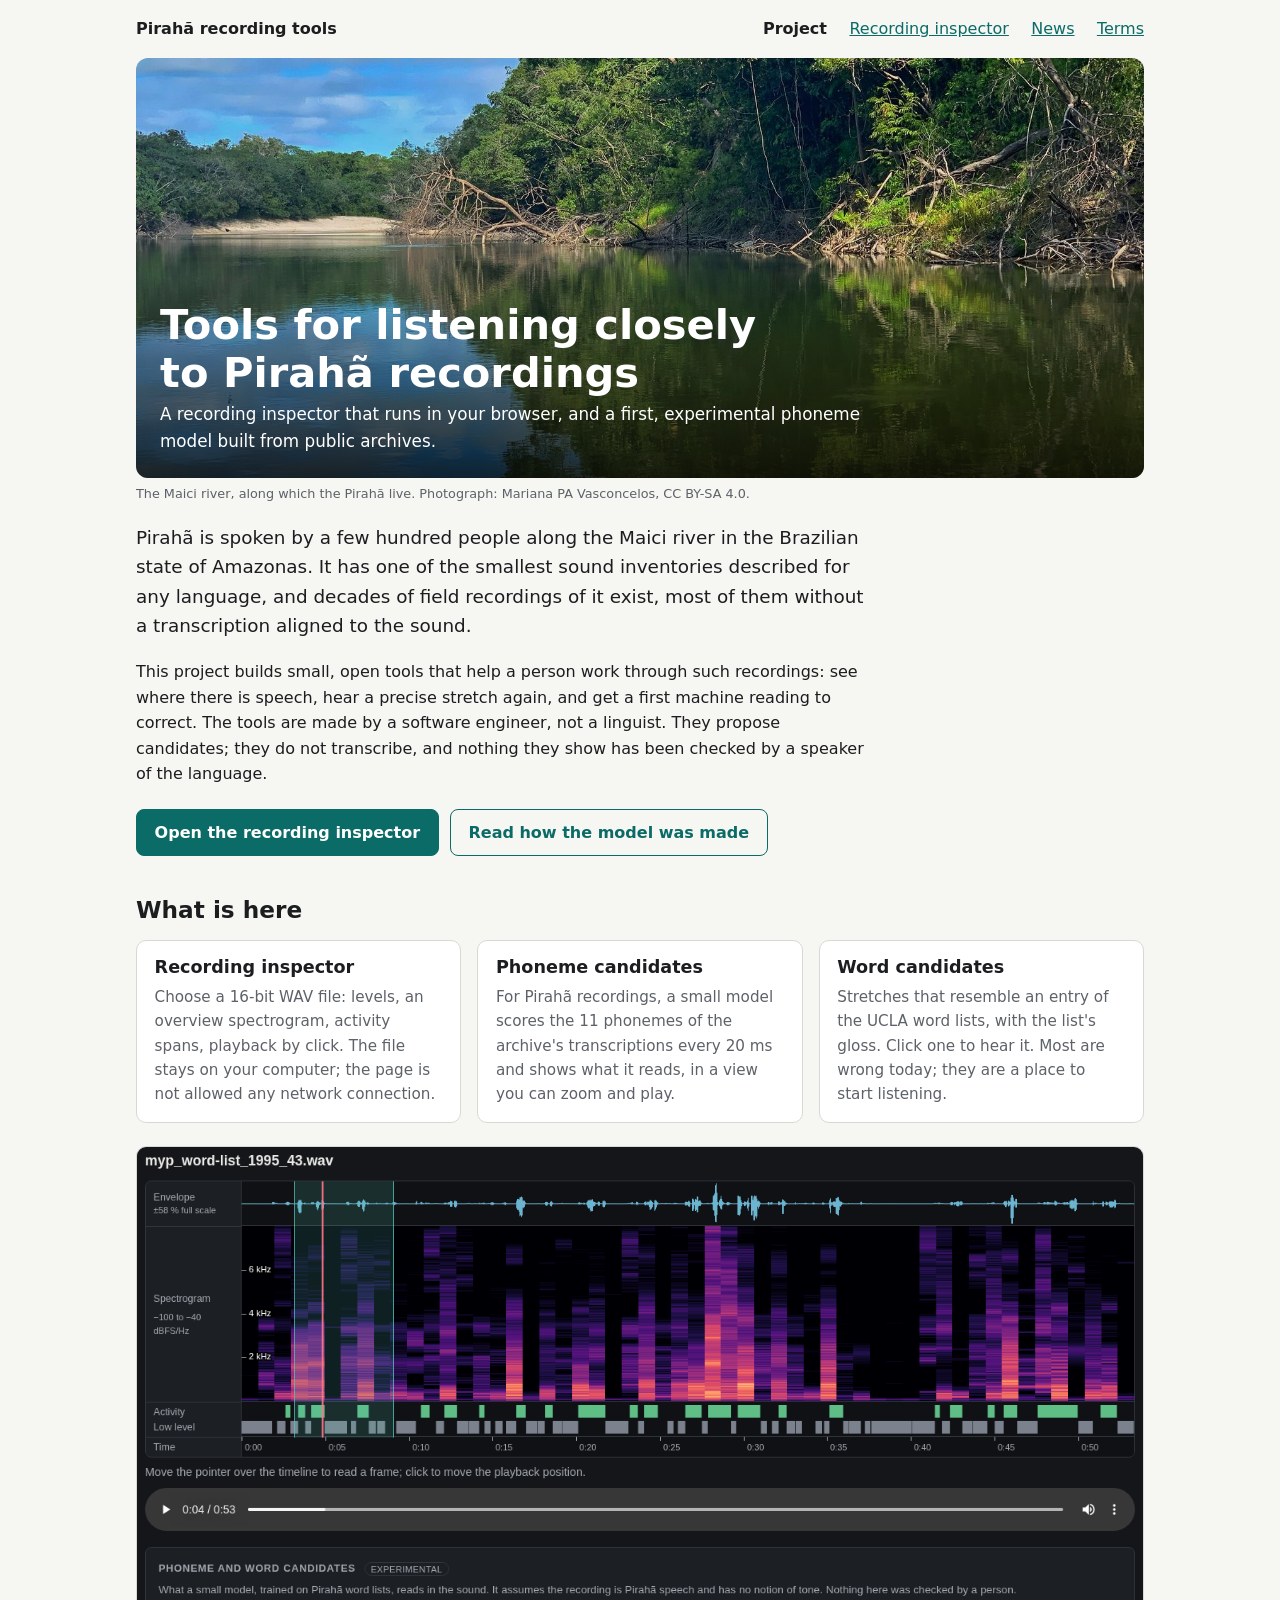
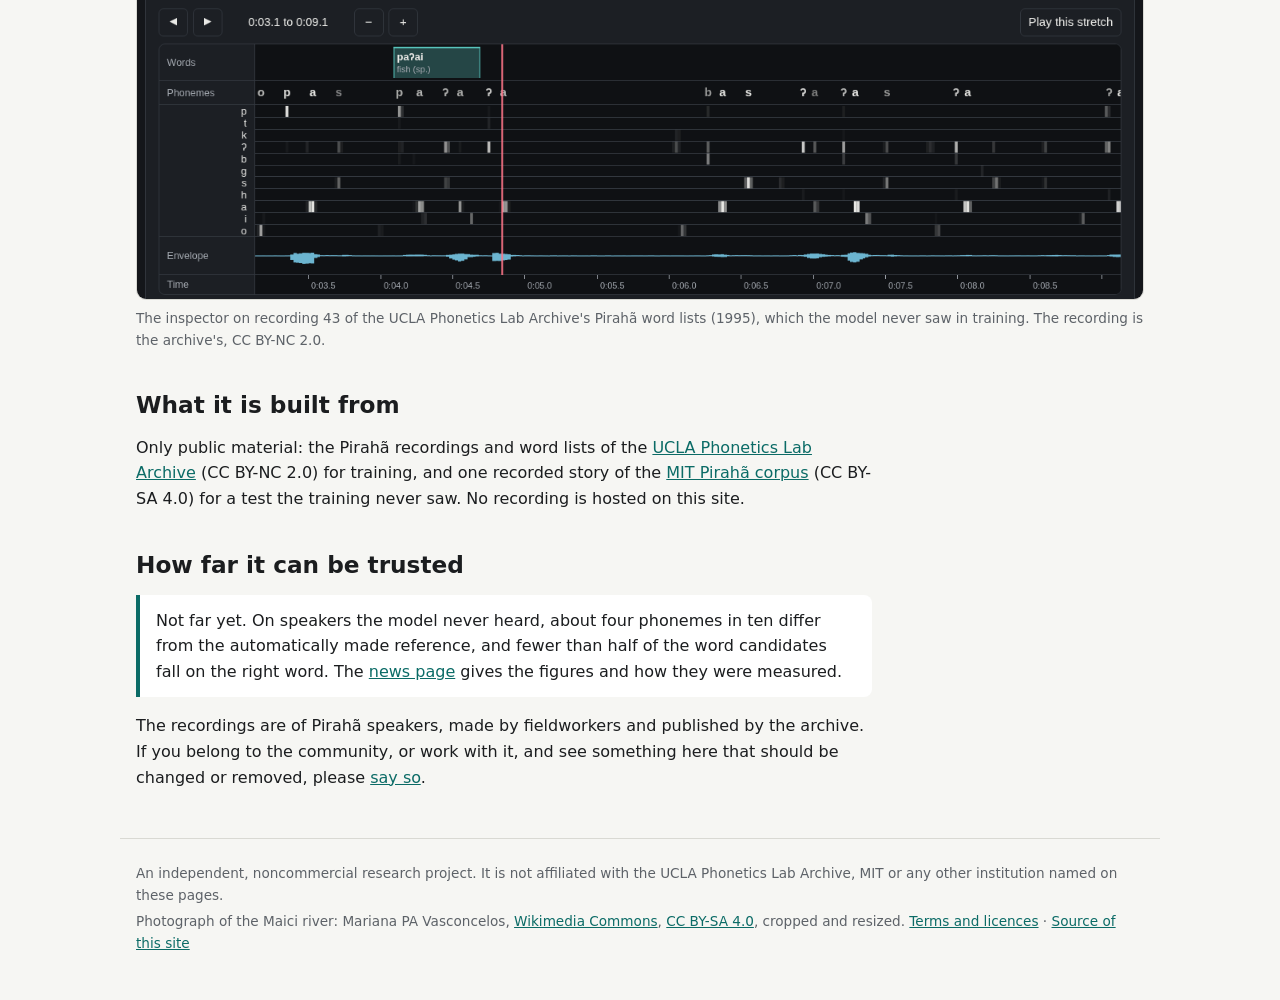
<file: index.html>
<!doctype html>
<html lang="en">
<head>
<meta charset="utf-8">
<meta http-equiv="Content-Security-Policy" content="default-src 'none'; img-src 'self' data:; style-src 'self'; base-uri 'none'; form-action 'none'">
<meta name="viewport" content="width=device-width, initial-scale=1">
<meta name="referrer" content="no-referrer">
<meta name="description" content="Open tools for looking at recordings of the Pirahã language: a recording inspector that runs in the browser and an experimental phoneme model.">
<title>Pirahã recording tools</title>
<link rel="icon" href="data:,">
<link rel="stylesheet" href="site.css">
</head>
<body>
<nav class="nav" aria-label="Site">
  <a class="name" href="index.html">Pirahã recording tools</a>
  <a href="index.html" aria-current="page">Project</a>
  <a href="tool/">Recording inspector</a>
  <a href="news.html">News</a>
  <a href="terms.html">Terms</a>
</nav>

<main>
<div class="hero">
  <img src="images/rio-maici.jpg" width="1600" height="736" alt="The Maici river, calm water reflecting the forest on its bank.">
  <div class="hero-text">
    <h1>Tools for listening closely to Pirahã recordings</h1>
    <p>A recording inspector that runs in your browser, and a first, experimental phoneme model built from public archives.</p>
  </div>
</div>
<p class="credit">The Maici river, along which the Pirahã live. Photograph: Mariana PA Vasconcelos, CC BY-SA 4.0.</p>

<div class="prose">
  <p class="lede">Pirahã is spoken by a few hundred people along the Maici river in the Brazilian state of Amazonas.
    It has one of the smallest sound inventories described for any language, and decades of field recordings of it
    exist, most of them without a transcription aligned to the sound.</p>
  <p>This project builds small, open tools that help a person work through such recordings: see where there is
    speech, hear a precise stretch again, and get a first machine reading to correct. The tools are made by a
    software engineer, not a linguist. They propose candidates; they do not transcribe, and nothing they show has been
    checked by a speaker of the language.</p>
  <div class="actions">
    <a class="button" href="tool/">Open the recording inspector</a>
    <a class="button quiet" href="news.html">Read how the model was made</a>
  </div>
</div>

<h2>What is here</h2>
<div class="cards">
  <section class="card">
    <h3>Recording inspector</h3>
    <p>Choose a 16-bit WAV file: levels, an overview spectrogram, activity spans, playback by click. The file stays on
      your computer; the page is not allowed any network connection.</p>
  </section>
  <section class="card">
    <h3>Phoneme candidates</h3>
    <p>For Pirahã recordings, a small model scores the 11 phonemes of the archive's transcriptions every 20 ms
      and shows what it reads, in a view you can zoom and play.</p>
  </section>
  <section class="card">
    <h3>Word candidates</h3>
    <p>Stretches that resemble an entry of the UCLA word lists, with the list's gloss. Click one to hear it. Most are
      wrong today; they are a place to start listening.</p>
  </section>
</div>

<figure>
  <a href="tool/"><img src="images/inspector-ucla-43.png" width="1260" height="942"
    alt="The recording inspector: waveform envelope, spectrogram and activity bands of a 53-second recording, and below them a detail view with a word candidate, phoneme letters and one row of scores per phoneme."></a>
  <figcaption>The inspector on recording 43 of the UCLA Phonetics Lab Archive's Pirahã word lists (1995), which the
    model never saw in training. The recording is the archive's, CC BY-NC 2.0.</figcaption>
</figure>

<div class="prose">
  <h2>What it is built from</h2>
  <p>Only public material: the Pirahã recordings and word lists of the
    <a href="https://archive.phonetics.ucla.edu/Language/MYP/myp.html">UCLA Phonetics Lab Archive</a> (CC BY-NC 2.0)
    for training, and one recorded story of the <a href="https://github.com/languageMIT/piraha">MIT Pirahã corpus</a>
    (CC BY-SA 4.0) for a test the training never saw. No recording is hosted on this site.</p>

  <h2>How far it can be trusted</h2>
  <p class="note">Not far yet. On speakers the model never heard, about four phonemes in ten differ from the
    automatically made reference, and fewer than half of the word candidates fall on the right word. The
    <a href="news.html">news page</a> gives the figures and how they were measured.</p>
  <p>The recordings are of Pirahã speakers, made by fieldworkers and published by the archive. If you belong to the
    community, or work with it, and see something here that should be changed or removed, please
    <a href="https://github.com/smichea/piraha-recording-inspector/issues">say so</a>.</p>
</div>
</main>

<footer class="foot">
  <p>An independent, noncommercial research project. It is not affiliated with the UCLA Phonetics Lab Archive, MIT or any
    other institution named on these pages.</p>
  <p>Photograph of the Maici river: Mariana PA Vasconcelos,
    <a href="https://commons.wikimedia.org/wiki/File:Espelho_do_Rio_Maici.jpg">Wikimedia Commons</a>,
    <a href="https://creativecommons.org/licenses/by-sa/4.0/">CC BY-SA 4.0</a>, cropped and resized.
    <a href="terms.html">Terms and licences</a> ·
    <a href="https://github.com/smichea/piraha-recording-inspector">Source of this site</a></p>
</footer>
</body>
</html>
</file>
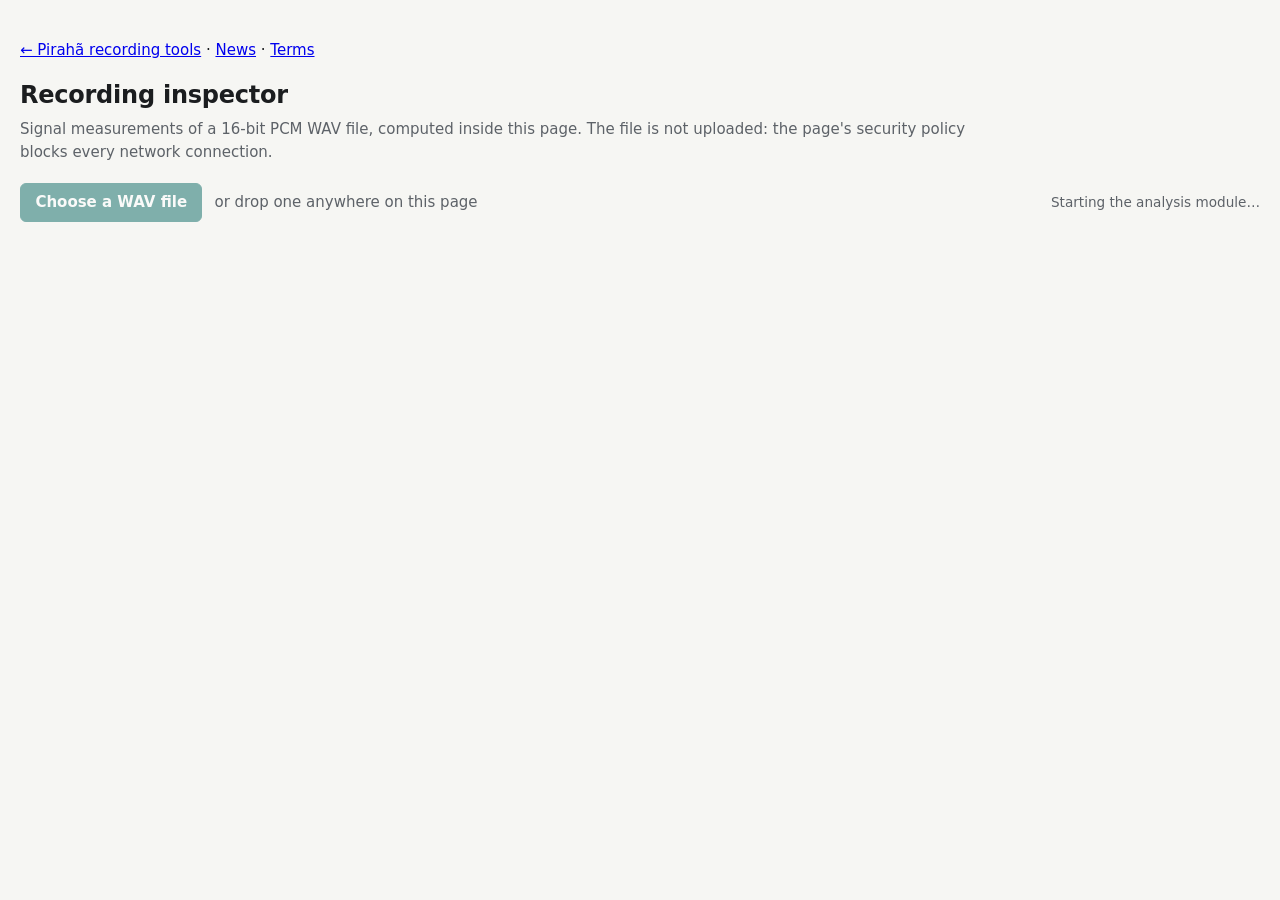
<file: tool/index.html>
<!doctype html>
<html lang="en" data-state="loading">
<head>
<meta charset="utf-8">
<meta http-equiv="Content-Security-Policy" content="default-src 'none'; script-src 'self' 'wasm-unsafe-eval'; worker-src 'self' blob:; style-src 'self'; img-src data:; media-src blob:; connect-src 'none'; form-action 'none'; base-uri 'none'">
<meta name="viewport" content="width=device-width, initial-scale=1">
<meta name="referrer" content="no-referrer">
<title>Recording inspector</title>
<link rel="icon" href="data:,">
<link rel="stylesheet" href="style.css">
<script type="module" src="app.js"></script>
</head>
<body>
<header class="top">
  <p><a href="../">← Pirahã recording tools</a> · <a href="../news.html">News</a> · <a href="../terms.html">Terms</a></p>
  <h1>Recording inspector</h1>
  <p class="lede">Signal measurements of a 16-bit PCM WAV file, computed inside this page.
    The file is not uploaded: the page's security policy blocks every network connection.</p>
  <p id="model-line" class="lede" hidden>For recordings of Pirahã, the page also shows phoneme and word
    candidates from an experimental model. They are a machine's reading of the sound, not a transcription.</p>
</header>

<main>
  <section class="chooser" aria-label="File">
    <label class="button" for="file">Choose a WAV file</label>
    <input id="file" class="visually-hidden" type="file" accept=".wav,.wave,audio/wav,audio/x-wav">
    <span class="hint">or drop one anywhere on this page</span>
    <span id="status" class="status" role="status">Starting the analysis module…</span>
  </section>

  <section id="progress" class="progress" hidden>
    <progress id="bar" max="1" value="0" aria-label="Analysis progress"></progress>
    <span id="progress-text"></span>
    <button id="cancel" type="button">Cancel</button>
  </section>

  <p id="error" class="error" role="alert" hidden></p>

  <section id="result" hidden>
    <h2 id="name"></h2>

    <div class="timeline">
      <div class="labels" aria-hidden="true">
        <div id="channel-labels" class="label-envelope"></div>
        <div class="label-spectrogram">
          <span>Spectrogram</span>
          <select id="channel" aria-label="Channel shown in the spectrogram"></select>
          <span class="scale">−100 to −40 dBFS/Hz</span>
        </div>
        <div class="label-bands"><span>Activity</span><span>Low level</span></div>
        <div class="label-axis">Time</div>
      </div>
      <div id="plots" class="plots" tabindex="0" role="group"
           aria-label="Timeline. Click to move the playback position; arrow keys move it by one second.">
        <canvas id="envelope" class="plot-envelope"></canvas>
        <canvas id="spectrogram" class="plot-spectrogram"></canvas>
        <canvas id="bands" class="plot-bands"></canvas>
        <canvas id="axis" class="plot-axis"></canvas>
        <div id="window" class="window" hidden></div>
        <div id="cursor" class="cursor"></div>
      </div>
    </div>
    <p id="readout" class="readout">Move the pointer over the timeline to read a frame; click to move the playback position.</p>
    <audio id="player" controls preload="metadata"></audio>

    <section id="phonemes" class="phonemes" aria-labelledby="phonemes-title" hidden>
      <h3 id="phonemes-title">Detail<span id="detail-title-model">: phoneme and word candidates
        <span class="tag">experimental</span></span></h3>
      <p id="model-note" class="note">The words, the phonemes and the rows of scores are what a small model,
        trained on Pirahã word lists, reads in the sound. It assumes the recording is Pirahã speech and has no
        notion of tone: it does not use the periodicity candidates. Those and the envelope are measurements of
        the signal and do not come from the model. Nothing here was checked by a person.</p>

      <div class="detail-tools">
        <button id="earlier" type="button" aria-label="Earlier">◀</button>
        <button id="later" type="button" aria-label="Later">▶</button>
        <span id="window-text" class="window-text"></span>
        <button id="zoom-out" type="button" aria-label="Show a longer stretch">−</button>
        <button id="zoom-in" type="button" aria-label="Show a shorter stretch">+</button>
        <label class="inline"><input id="loop" type="checkbox"> Loop</label>
        <label class="inline">Speed
          <select id="rate" aria-label="Playback speed">
            <option value="1">1×</option><option value="0.75">0.75×</option><option value="0.5">0.5×</option>
          </select>
        </label>
        <button id="play-window" type="button">Play this stretch</button>
      </div>

      <div class="timeline">
        <div class="labels" aria-hidden="true">
          <div class="label-words">Transcription</div>
          <div id="word-lane-label" class="label-words">Words</div>
          <div id="letter-lane-label" class="label-letters">Phonemes</div>
          <div id="score-labels" class="label-scores"></div>
          <div class="label-pitch"><span>Periodicity candidates</span><small id="pitch-scale"></small></div>
          <div class="label-detail-envelope">Envelope</div>
          <div class="label-axis">Time</div>
        </div>
        <div id="detail" class="plots" tabindex="0" role="group"
             aria-label="Detail. Click to move the playback position, or on a word candidate to hear it; arrow keys move by a tenth of a second; plus and minus change the stretch shown. Shift and drag selects a stretch; the keys [ and ] set its start and end at the playback position, T transcribes it, L switches looping. With a word candidate chosen, Y, N and U mark it right, wrong or unsure. The periodicity candidates drawn here are the rows of the result file f0.tsv.">
          <canvas id="detail-transcription" class="plot-words"></canvas>
          <canvas id="detail-words" class="plot-words"></canvas>
          <canvas id="detail-letters" class="plot-letters"></canvas>
          <canvas id="detail-scores" class="plot-scores"></canvas>
          <canvas id="detail-pitch" class="plot-pitch"></canvas>
          <canvas id="detail-envelope" class="plot-detail-envelope"></canvas>
          <canvas id="detail-axis" class="plot-axis"></canvas>
          <div id="selection" class="selection" hidden></div>
          <div id="detail-cursor" class="cursor"></div>
        </div>
      </div>
      <p id="detail-readout" class="readout"></p>
      <section id="annotations" class="annotations" aria-labelledby="annotations-title">
        <h4 id="annotations-title">Your annotations</h4>
        <div class="annotation-tools">
          <button id="add-interval" type="button" disabled>Transcribe the selection</button>
          <span id="selection-text" class="hint">Hold Shift and drag over the plots to select a stretch.</span>
        </div>
        <form id="interval-editor" class="interval-editor" hidden>
          <label>From <input id="interval-start" type="number" step="0.01" min="0" required> s</label>
          <label>to <input id="interval-end" type="number" step="0.01" min="0" required> s</label>
          <label class="wide">What is said
            <input id="interval-text" type="text" lang="myp" spellcheck="false" autocapitalize="off" autocomplete="off" required>
          </label>
          <span class="insert">
            <button id="insert-glottal" type="button" aria-label="Insert a glottal stop">ʔ</button>
            <button id="insert-acute" type="button" aria-label="Put an acute accent on the letter before">◌́</button>
          </span>
          <output id="interval-reading" class="wide hint" for="interval-text"></output>
          <label class="wide">Translation <input id="interval-translation" type="text" autocomplete="off"></label>
          <label class="wide">Note <input id="interval-note" type="text" autocomplete="off"></label>
          <span class="wide">
            <button id="interval-save" type="submit">Save the stretch</button>
            <button id="interval-delete" type="button">Delete</button>
            <button id="interval-cancel" type="button">Cancel</button>
          </span>
        </form>
        <p id="annotation-message" class="error" role="alert" hidden></p>
        <div id="interval-table" class="word-table" hidden>
          <table>
            <thead><tr><th>Hear</th><th>What is said</th><th>Read as</th><th>Translation</th><th>Change</th></tr></thead>
            <tbody id="interval-rows"></tbody>
          </table>
        </div>
        <div class="annotation-tools">
          <button id="save-annotations" type="button">Save annotations</button>
          <label class="button-like" for="open-annotations">Open annotations</label>
          <input id="open-annotations" class="visually-hidden" type="file" accept=".json,application/json">
          <button id="export-textgrid" type="button">Praat TextGrid</button>
          <button id="export-eaf" type="button">ELAN file</button>
          <span id="unsaved" class="unsaved" hidden>Unsaved changes</span>
        </div>
        <p class="note">What you mark and type stays in this page until you save it as a file. The page keeps
          nothing when it is closed, and sends nothing anywhere. The Praat and ELAN files carry your stretches
          and, with the model, its candidates at the fit chosen below; only the annotation file can be opened
          here again.</p>
      </section>
      <p id="pitch-note" class="note">Periodicity candidates: each mark is a row of f0.tsv, a rate at which
        54 ms of sound, voice or not, nearly repeats itself, found by an autocorrelation and drawn at the middle
        of those 54 ms. The page draws the rows as they are, without smoothing or joining them. They are not
        validated pitch, and the page reads no tone from them. A mark, or a whole run of marks, can lie near
        double or half the rate a listener would give, and a steady sound that is not a voice gives marks too;
        nothing here tells these apart. A value is always 8,000 Hz divided by a whole number from 17 to 113
        (70.8 to 470.6 Hz), so it moves in steps: about 0.3 semitone near 150 Hz, 0.6 near 300 Hz, 1 near 450 Hz.
        The scale is logarithmic, with a line every two semitones and labels an octave apart. The strip along
        the top marks the 20 ms steps inside activity spans: a candidate is kept only there.</p>

      <div id="word-tools" class="word-tools">
        <label for="fit">Word candidates with a fit of at least <output id="fit-value" for="fit"></output></label>
        <input id="fit" type="range" min="-0.7" max="-0.05" step="0.05" value="-0.45">
        <span id="word-count" class="hint"></span>
        <span id="review-count" class="hint"></span>
        <div id="word-table" class="word-table">
          <table>
            <thead><tr><th>Hear</th><th>Entry</th><th>Gloss in the word list</th><th>Your verdict</th><th>Fit</th></tr></thead>
            <tbody id="word-rows"></tbody>
          </table>
        </div>
        <p class="note">A word candidate is a stretch whose phoneme scores resemble an entry of the word list;
          the fit is 0 when the model reads exactly that entry and is sure of it. The list knows only its own
          entries, so other words can show up as the entry they most resemble. Glosses are quoted from the list.</p>
      </div>

      <details id="about-model" class="about-model">
        <summary>About the model</summary>
        <div id="model-card"></div>
      </details>
    </section>

    <div id="summary" class="summary"></div>

    <section class="exports" aria-label="Results as files">
      <h3>Results as files</h3>
      <div id="export-buttons" class="export-buttons"></div>
      <p class="note">The tables are time-coded measurements of the recording. Keep them with the same care
        as the recording itself, outside the repository.</p>
    </section>

    <p class="note">The measurements above are of the signal: they do not identify speech, speakers or words.
      No candidate on this page, of periodicity, of a phoneme or of a word, is a validated annotation.</p>
  </section>
</main>

<footer class="bottom">
  <span id="version"></span>
</footer>
</body>
</html>
</file>
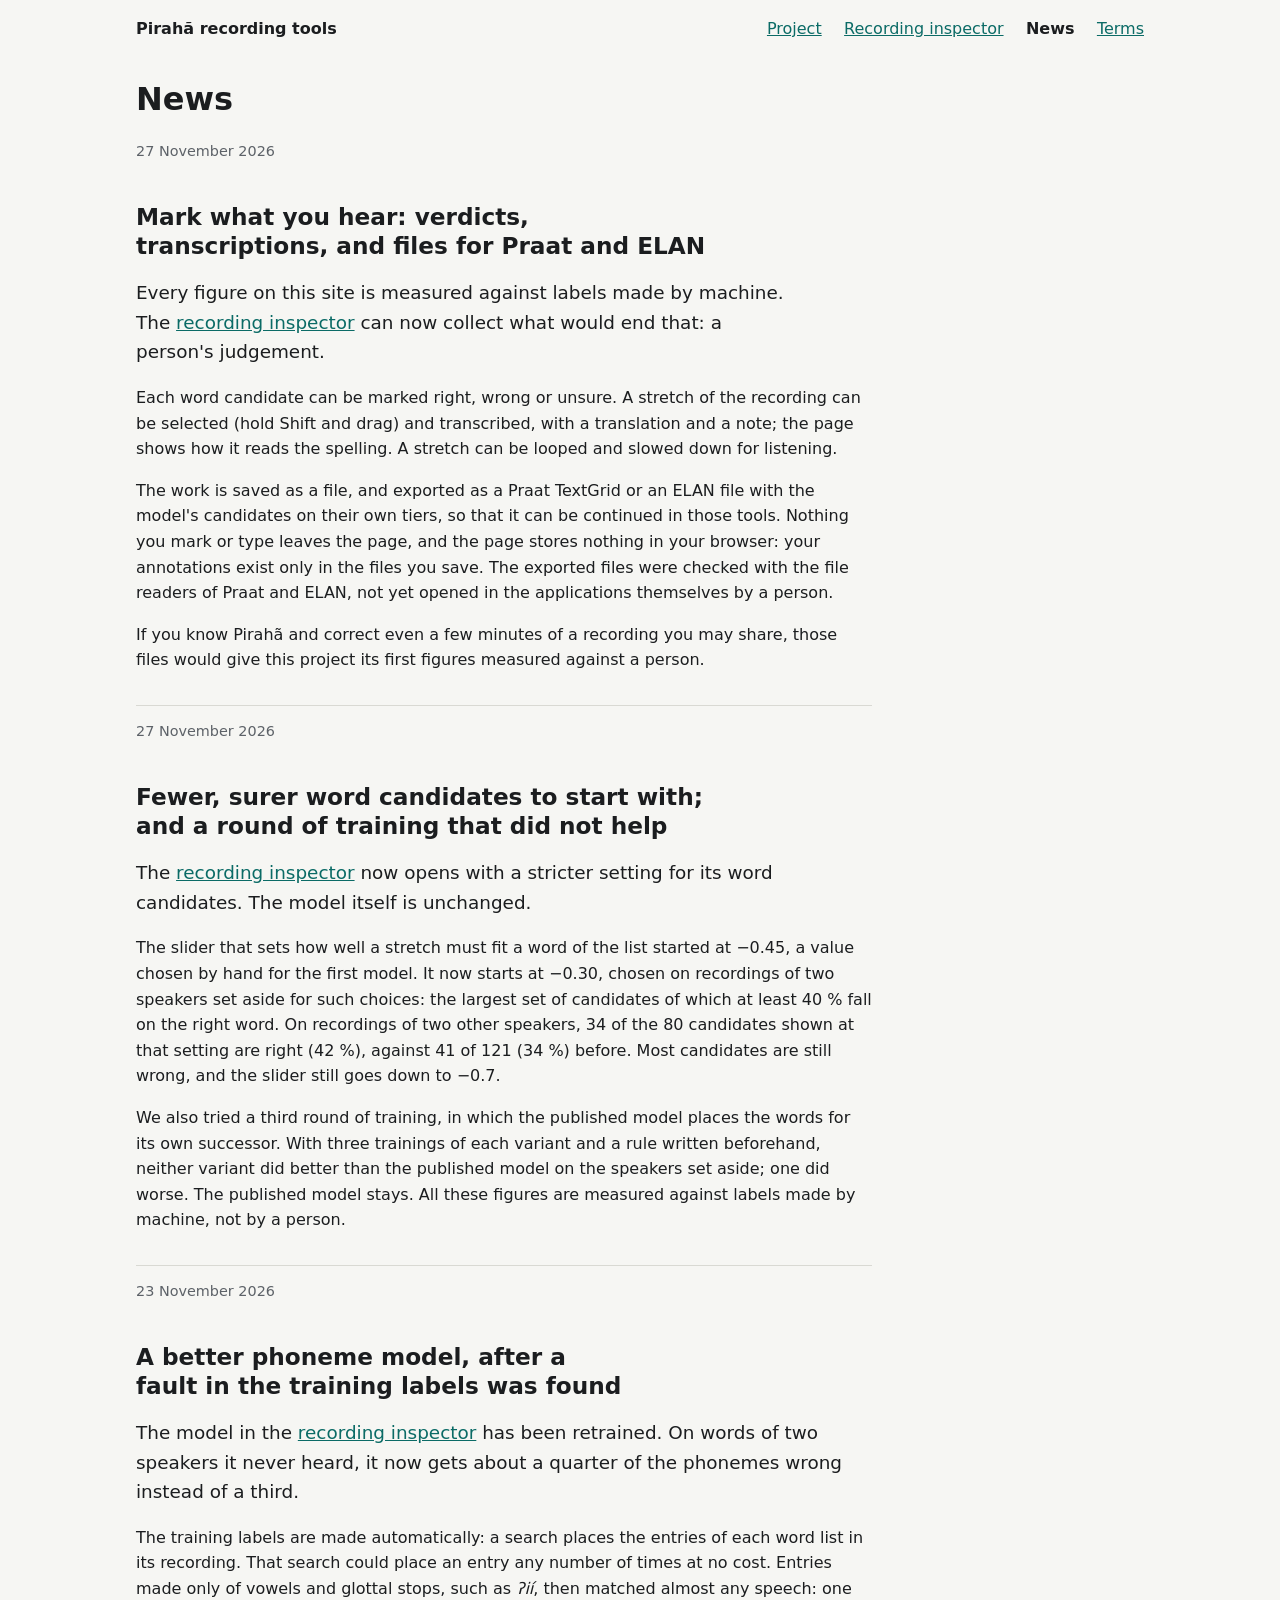
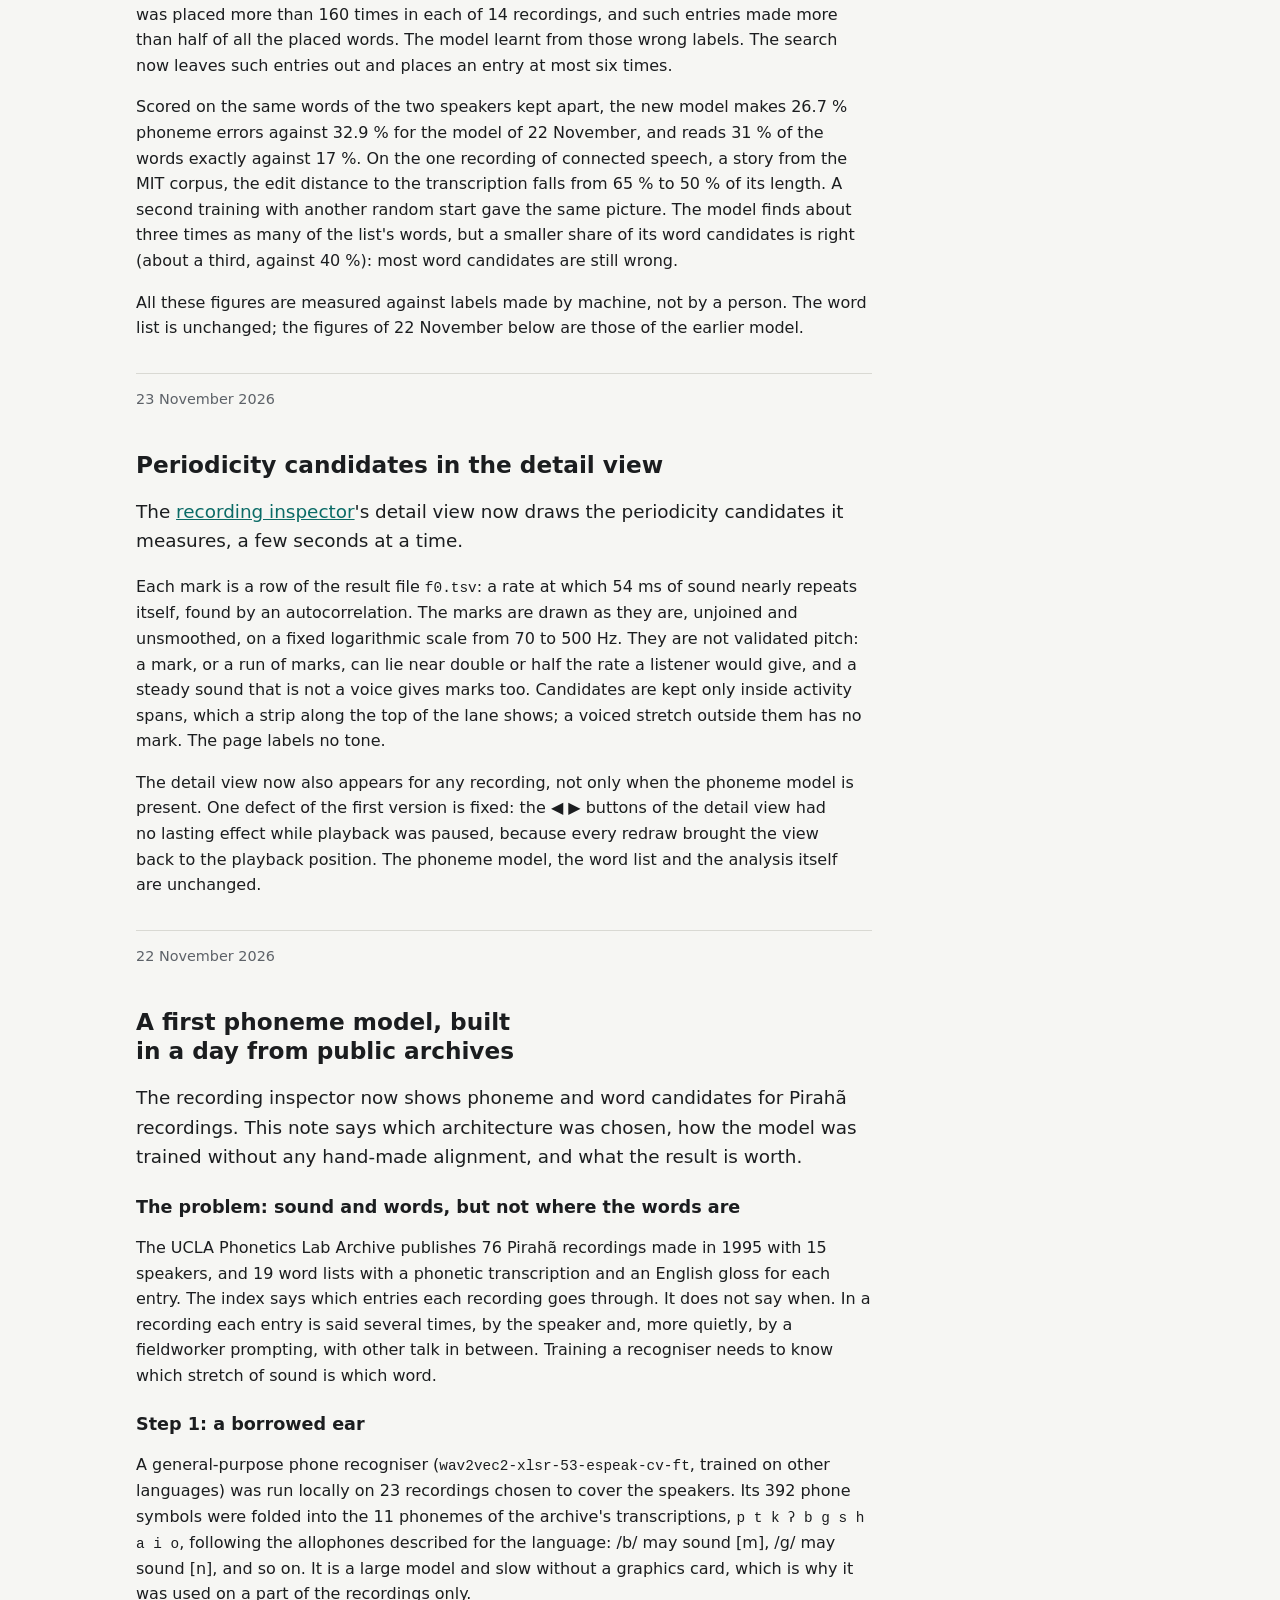
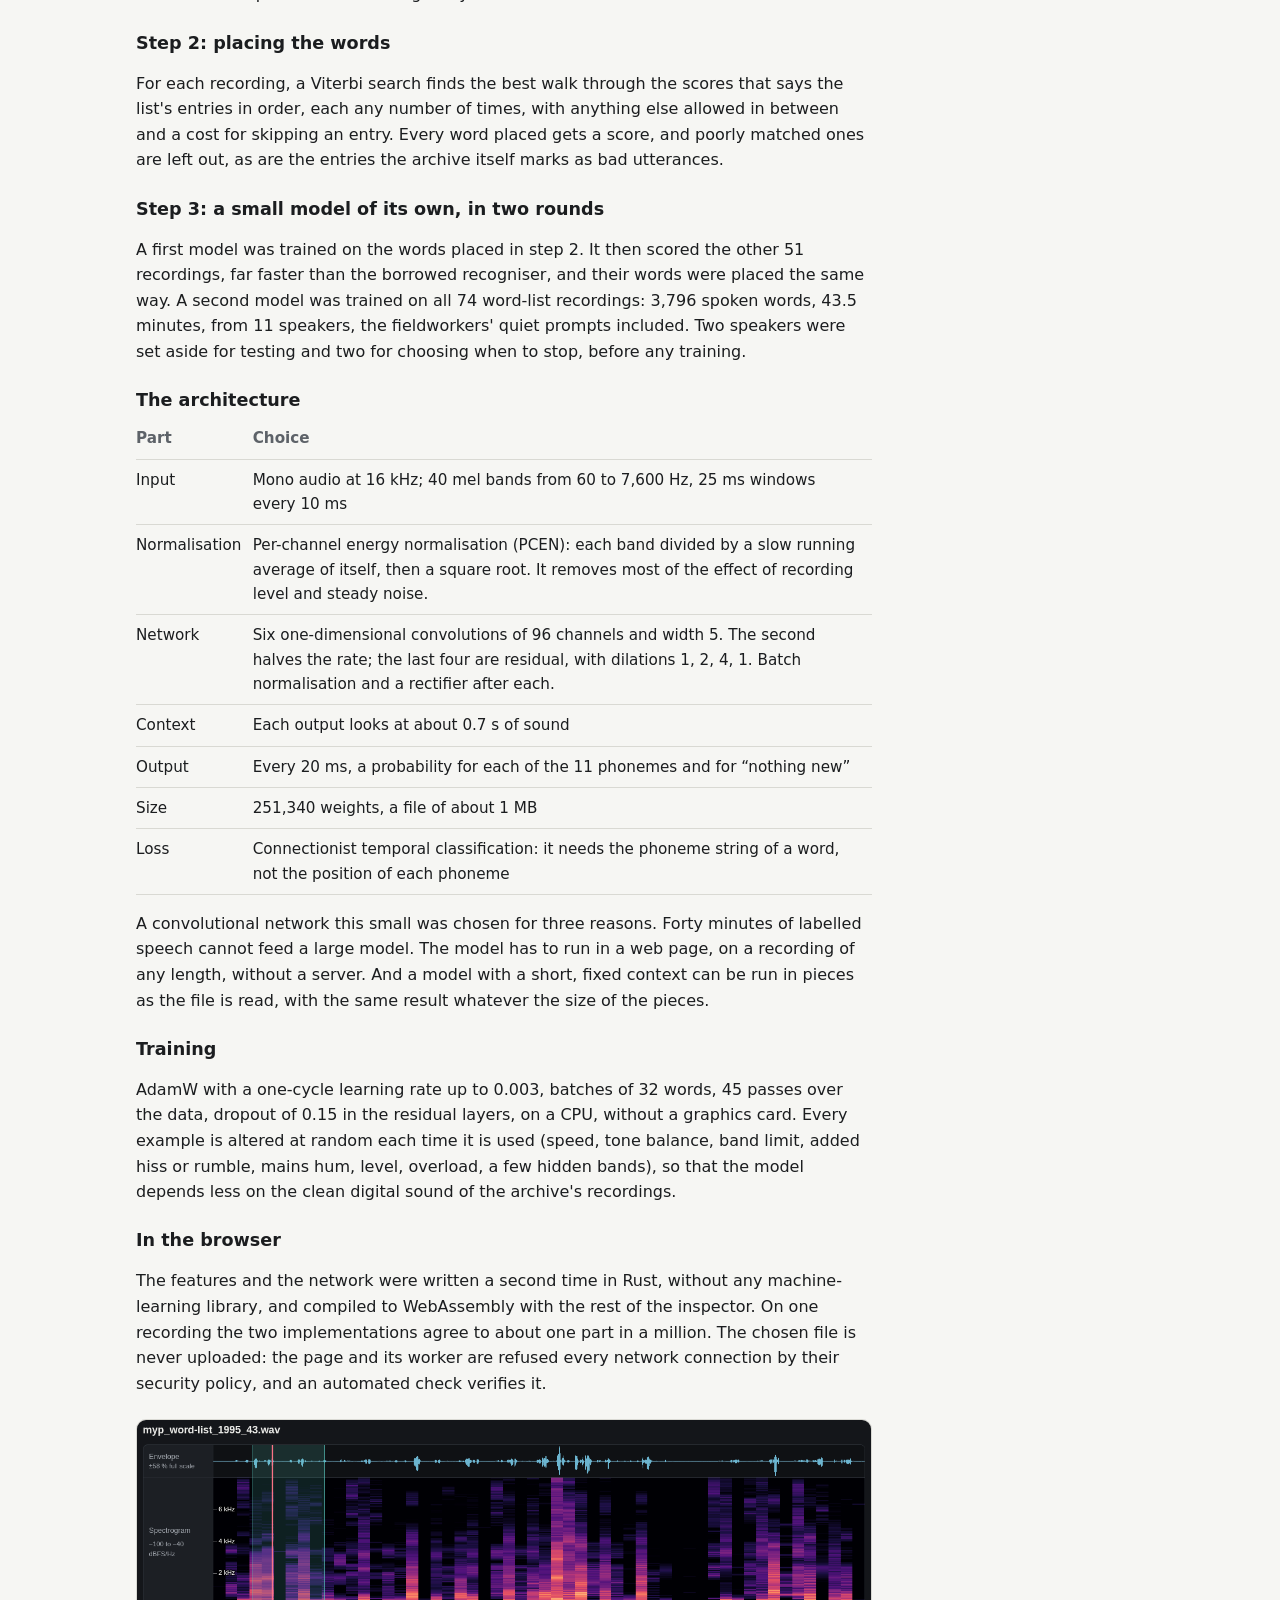
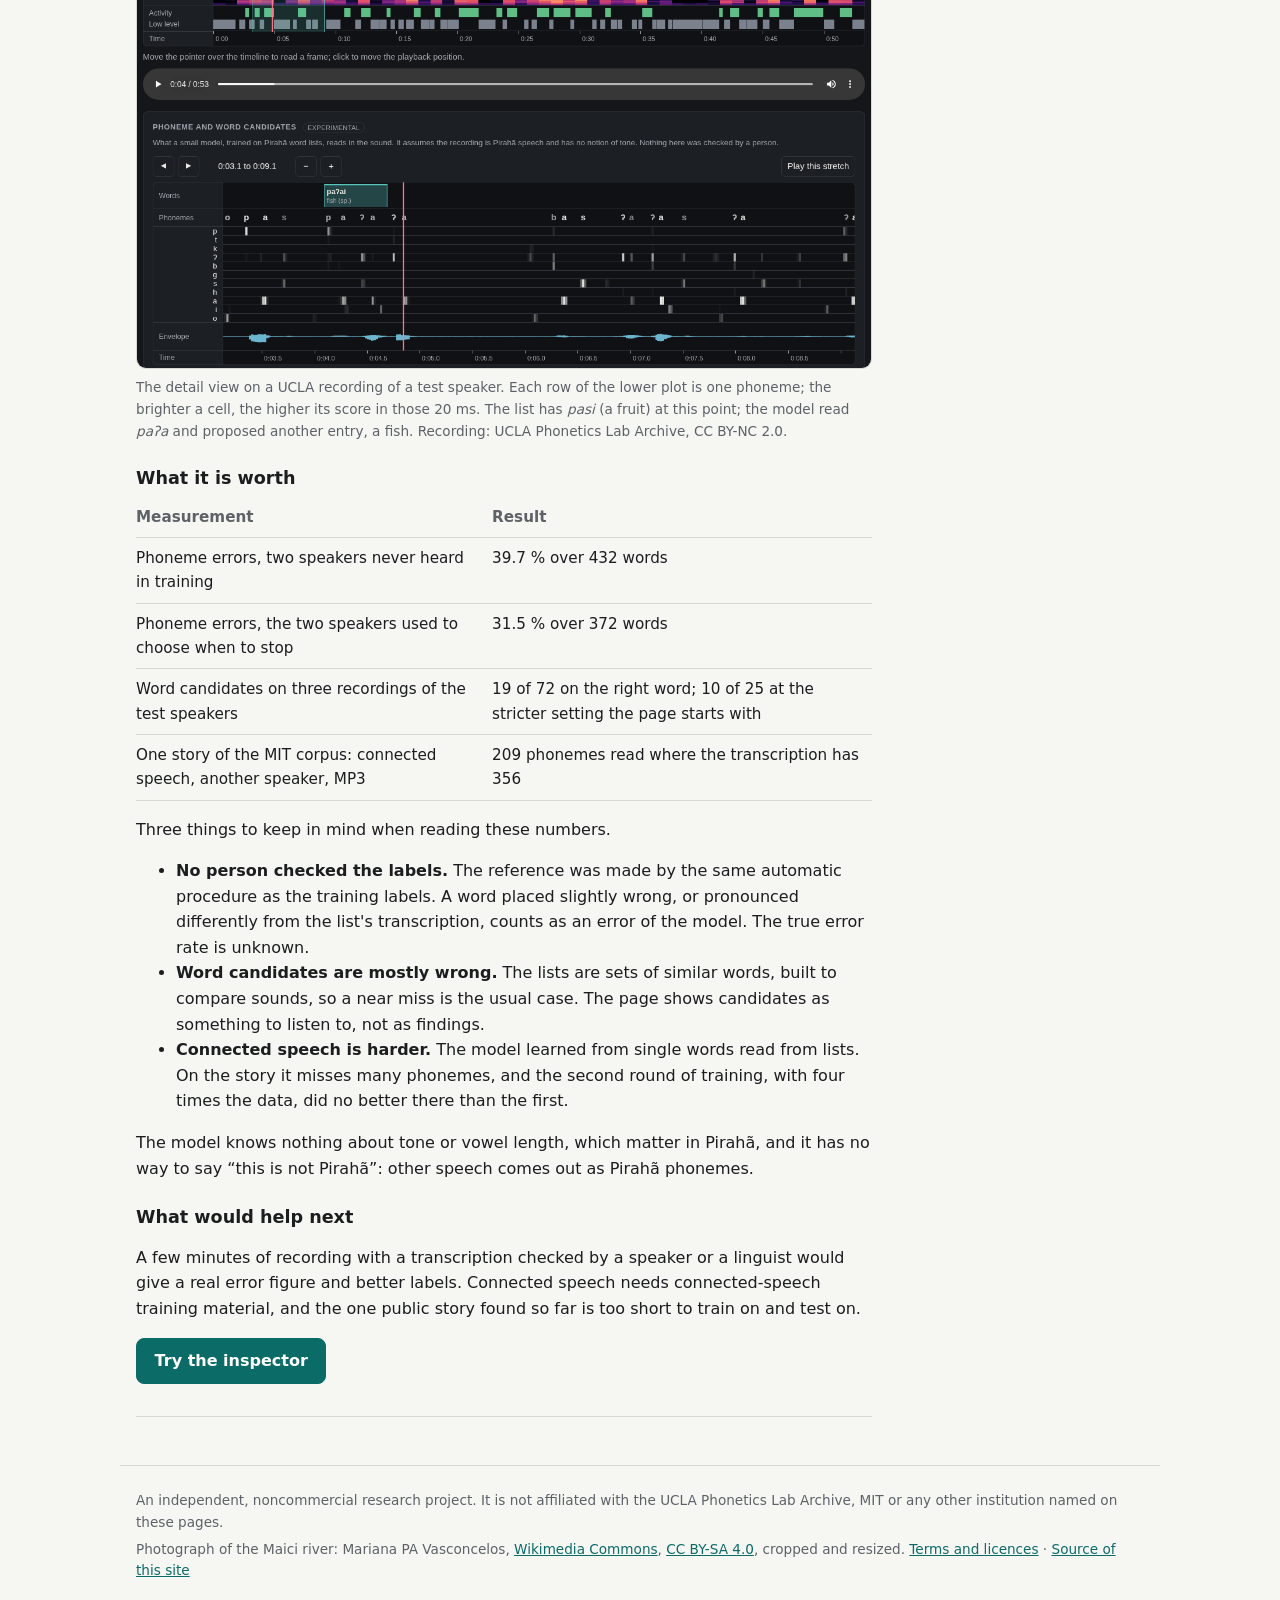
<file: news.html>
<!doctype html>
<html lang="en">
<head>
<meta charset="utf-8">
<meta http-equiv="Content-Security-Policy" content="default-src 'none'; img-src 'self' data:; style-src 'self'; base-uri 'none'; form-action 'none'">
<meta name="viewport" content="width=device-width, initial-scale=1">
<meta name="referrer" content="no-referrer">
<meta name="description" content="News of the project: how the first Pirahã phoneme model was built on 22 November 2026.">
<title>News · Pirahã recording tools</title>
<link rel="icon" href="data:,">
<link rel="stylesheet" href="site.css">
</head>
<body>
<nav class="nav" aria-label="Site">
  <a class="name" href="index.html">Pirahã recording tools</a>
  <a href="index.html">Project</a>
  <a href="tool/">Recording inspector</a>
  <a href="news.html" aria-current="page">News</a>
  <a href="terms.html">Terms</a>
</nav>

<main>
<div class="prose">
  <h1>News</h1>

  <article class="news-item" id="2026-11-27-annotations">
    <p class="dated">27 November 2026</p>
    <h2>Mark what you hear: verdicts, transcriptions, and files for Praat and ELAN</h2>
    <p class="lede">Every figure on this site is measured against labels made by machine. The
      <a href="tool/">recording inspector</a> can now collect what would end that: a person's judgement.</p>
    <p>Each word candidate can be marked right, wrong or unsure. A stretch of the recording can be selected
      (hold Shift and drag) and transcribed, with a translation and a note; the page shows how it reads the
      spelling. A stretch can be looped and slowed down for listening.</p>
    <p>The work is saved as a file, and exported as a Praat TextGrid or an ELAN file with the model's
      candidates on their own tiers, so that it can be continued in those tools. Nothing you mark or type
      leaves the page, and the page stores nothing in your browser: your annotations exist only in the files
      you save. The exported files were checked with the file readers of Praat and ELAN, not yet opened in
      the applications themselves by a person.</p>
    <p>If you know Pirahã and correct even a few minutes of a recording you may share, those files would give
      this project its first figures measured against a person.</p>
  </article>

  <article class="news-item" id="2026-11-27-initial-fit">
    <p class="dated">27 November 2026</p>
    <h2>Fewer, surer word candidates to start with; and a round of training that did not help</h2>
    <p class="lede">The <a href="tool/">recording inspector</a> now opens with a stricter setting for its word
      candidates. The model itself is unchanged.</p>
    <p>The slider that sets how well a stretch must fit a word of the list started at −0.45, a value chosen by
      hand for the first model. It now starts at −0.30, chosen on recordings of two speakers set aside for such
      choices: the largest set of candidates of which at least 40 % fall on the right word. On recordings of two
      other speakers, 34 of the 80 candidates shown at that setting are right (42 %), against 41 of 121 (34 %)
      before. Most candidates are still wrong, and the slider still goes down to −0.7.</p>
    <p>We also tried a third round of training, in which the published model places the words for its own
      successor. With three trainings of each variant and a rule written beforehand, neither variant did better
      than the published model on the speakers set aside; one did worse. The published model stays. All these
      figures are measured against labels made by machine, not by a person.</p>
  </article>

  <article class="news-item" id="2026-11-23-alignment-fix">
    <p class="dated">23 November 2026</p>
    <h2>A better phoneme model, after a fault in the training labels was found</h2>
    <p class="lede">The model in the <a href="tool/">recording inspector</a> has been retrained. On words of
      two speakers it never heard, it now gets about a quarter of the phonemes wrong instead of a third.</p>
    <p>The training labels are made automatically: a search places the entries of each word list in its
      recording. That search could place an entry any number of times at no cost. Entries made only of vowels
      and glottal stops, such as <em>ʔií</em>, then matched almost any speech: one was placed more than 160 times
      in each of 14 recordings, and such entries made more than half of all the placed words. The model learnt
      from those wrong labels. The search now leaves such entries out and places an entry at most six times.</p>
    <p>Scored on the same words of the two speakers kept apart, the new model makes 26.7 % phoneme errors
      against 32.9 % for the model of 22 November, and reads 31 % of the words exactly against 17 %. On the one
      recording of connected speech, a story from the MIT corpus, the edit distance to the transcription falls
      from 65 % to 50 % of its length. A second training with another random start gave the same picture.
      The model finds about three times as many of the list's words, but a smaller share of its word candidates
      is right (about a third, against 40 %): most word candidates are still wrong.</p>
    <p>All these figures are measured against labels made by machine, not by a person. The word list is
      unchanged; the figures of 22 November below are those of the earlier model.</p>
  </article>

  <article class="news-item" id="2026-11-23-periodicity-lane">
    <p class="dated">23 November 2026</p>
    <h2>Periodicity candidates in the detail view</h2>
    <p class="lede">The <a href="tool/">recording inspector</a>'s detail view now draws the periodicity
      candidates it measures, a few seconds at a time.</p>
    <p>Each mark is a row of the result file <code>f0.tsv</code>: a rate at which 54 ms of sound nearly repeats
      itself, found by an autocorrelation. The marks are drawn as they are, unjoined and unsmoothed, on a fixed
      logarithmic scale from 70 to 500 Hz. They are not validated pitch: a mark, or a run of marks, can lie near
      double or half the rate a listener would give, and a steady sound that is not a voice gives marks too.
      Candidates are kept only inside activity spans, which a strip along the top of the lane shows; a voiced
      stretch outside them has no mark. The page labels no tone.</p>
    <p>The detail view now also appears for any recording, not only when the phoneme model is present. One
      defect of the first version is fixed: the <span aria-hidden="true">◀ ▶</span> buttons of the detail view
      had no lasting effect while playback was paused, because every redraw brought the view back to the
      playback position. The phoneme model, the word list and the analysis itself are unchanged.</p>
  </article>

  <article class="news-item" id="2026-11-22-phoneme-model">
    <p class="dated">22 November 2026</p>
    <h2>A first phoneme model, built in a day from public archives</h2>
    <p class="lede">The recording inspector now shows phoneme and word candidates for Pirahã recordings. This note
      says which architecture was chosen, how the model was trained without any hand-made alignment, and what the
      result is worth.</p>

    <h3>The problem: sound and words, but not where the words are</h3>
    <p>The UCLA Phonetics Lab Archive publishes 76 Pirahã recordings made in 1995 with 15 speakers, and 19 word
      lists with a phonetic transcription and an English gloss for each entry. The index says which entries each
      recording goes through. It does not say when. In a recording each entry is said several times, by the speaker
      and, more quietly, by a fieldworker prompting, with other talk in between. Training a recogniser needs to know
      which stretch of sound is which word.</p>

    <h3>Step 1: a borrowed ear</h3>
    <p>A general-purpose phone recogniser (<code>wav2vec2-xlsr-53-espeak-cv-ft</code>, trained on other languages)
      was run locally on 23 recordings chosen to cover the speakers. Its 392 phone symbols were folded into the
      11 phonemes of the archive's transcriptions, <code>p t k ʔ b g s h a i o</code>, following the allophones
      described for the language: /b/ may sound [m], /g/ may sound [n], and so on. It is a large model and slow without a graphics card, which is why it was used on a part of the recordings only.</p>

    <h3>Step 2: placing the words</h3>
    <p>For each recording, a Viterbi search finds the best walk through the scores that says the list's entries in
      order, each any number of times, with anything else allowed in between and a cost for skipping an entry. Every
      word placed gets a score, and poorly matched ones are left out, as are the entries the archive itself marks
      as bad utterances.</p>

    <h3>Step 3: a small model of its own, in two rounds</h3>
    <p>A first model was trained on the words placed in step 2. It then scored the other 51 recordings, far faster than the borrowed recogniser, and their words were placed the same way. A second model was trained on all 74 word-list
      recordings: 3,796 spoken words, 43.5 minutes, from 11 speakers, the fieldworkers' quiet prompts included. Two speakers were set aside for testing and
      two for choosing when to stop, before any training.</p>

    <h3>The architecture</h3>
    <div class="table-scroll">
    <table>
      <tr><th>Part</th><th>Choice</th></tr>
      <tr><td>Input</td><td>Mono audio at 16 kHz; 40 mel bands from 60 to 7,600 Hz, 25 ms windows every 10 ms</td></tr>
      <tr><td>Normalisation</td><td>Per-channel energy normalisation (PCEN): each band divided by a slow running
        average of itself, then a square root. It removes most of the effect of recording level and steady noise.</td></tr>
      <tr><td>Network</td><td>Six one-dimensional convolutions of 96 channels and width 5. The second halves the
        rate; the last four are residual, with dilations 1, 2, 4, 1. Batch normalisation and a rectifier after each.</td></tr>
      <tr><td>Context</td><td>Each output looks at about 0.7 s of sound</td></tr>
      <tr><td>Output</td><td>Every 20 ms, a probability for each of the 11 phonemes and for “nothing new”</td></tr>
      <tr><td>Size</td><td>251,340 weights, a file of about 1 MB</td></tr>
      <tr><td>Loss</td><td>Connectionist temporal classification: it needs the phoneme string of a word, not the
        position of each phoneme</td></tr>
    </table>
    </div>
    <p>A convolutional network this small was chosen for three reasons. Forty minutes of labelled speech cannot
      feed a large model. The model has to run in a web page, on a recording of any length, without a server. And
      a model with a short, fixed context can be run in pieces as the file is read, with the same result whatever
      the size of the pieces.</p>

    <h3>Training</h3>
    <p>AdamW with a one-cycle learning rate up to 0.003, batches of 32 words, 45 passes over the data, dropout of
      0.15 in the residual layers, on a CPU, without a graphics card. Every example is
      altered at random each time it is used (speed, tone balance, band limit, added hiss or rumble, mains hum,
      level, overload, a few hidden bands), so that the model depends less on the clean digital sound of the
      archive's recordings.</p>

    <h3>In the browser</h3>
    <p>The features and the network were written a second time in Rust, without any machine-learning library, and
      compiled to WebAssembly with the rest of the inspector. On one recording the two implementations agree to
      about one part in a million. The
      chosen file is never uploaded: the page and its worker are refused every network connection by their
      security policy, and an automated check verifies it.</p>

    <figure>
      <a href="tool/"><img src="images/inspector-ucla-43.png" width="1260" height="942"
        alt="The inspector's detail view: a word candidate box, phoneme letters above one row of scores per phoneme, and the waveform envelope."></a>
      <figcaption>The detail view on a UCLA recording of a test speaker. Each row of the lower plot is one phoneme;
        the brighter a cell, the higher its score in those 20 ms. The list has <em>pasi</em> (a fruit) at this point; the model read
        <em>paʔa</em> and proposed another entry, a fish. Recording: UCLA Phonetics Lab Archive, CC BY-NC 2.0.</figcaption>
    </figure>

    <h3>What it is worth</h3>
    <div class="table-scroll">
    <table>
      <tr><th>Measurement</th><th>Result</th></tr>
      <tr><td>Phoneme errors, two speakers never heard in training</td><td>39.7 % over 432 words</td></tr>
      <tr><td>Phoneme errors, the two speakers used to choose when to stop</td><td>31.5 % over 372 words</td></tr>
      <tr><td>Word candidates on three recordings of the test speakers</td><td>19 of 72 on the right word; 10 of 25
        at the stricter setting the page starts with</td></tr>
      <tr><td>One story of the MIT corpus: connected speech, another speaker, MP3</td><td>209 phonemes read where
        the transcription has 356</td></tr>
    </table>
    </div>
    <p>Three things to keep in mind when reading these numbers.</p>
    <ul>
      <li><strong>No person checked the labels.</strong> The reference was made by the same automatic procedure as
        the training labels. A word placed slightly wrong, or pronounced differently from the list's transcription,
        counts as an error of the model. The true error rate is unknown.</li>
      <li><strong>Word candidates are mostly wrong.</strong> The lists are sets of similar words, built to compare
        sounds, so a near miss is the usual case. The page shows candidates as something to listen to, not as
        findings.</li>
      <li><strong>Connected speech is harder.</strong> The model learned from single words read from lists. On the
        story it misses many phonemes, and the second round of training, with four times the data, did no better
        there than the first.</li>
    </ul>
    <p>The model knows nothing about tone or vowel length, which matter in Pirahã, and it has no way to say “this
      is not Pirahã”: other speech comes out as Pirahã phonemes.</p>

    <h3>What would help next</h3>
    <p>A few minutes of recording with a transcription checked by a speaker or a linguist would give a real error
      figure and better labels. Connected speech needs connected-speech training material, and the one public
      story found so far is too short to train on and test on.</p>
    <p><a class="button" href="tool/">Try the inspector</a></p>
  </article>
</div>
</main>

<footer class="foot">
  <p>An independent, noncommercial research project. It is not affiliated with the UCLA Phonetics Lab Archive, MIT or any
    other institution named on these pages.</p>
  <p>Photograph of the Maici river: Mariana PA Vasconcelos,
    <a href="https://commons.wikimedia.org/wiki/File:Espelho_do_Rio_Maici.jpg">Wikimedia Commons</a>,
    <a href="https://creativecommons.org/licenses/by-sa/4.0/">CC BY-SA 4.0</a>, cropped and resized.
    <a href="terms.html">Terms and licences</a> ·
    <a href="https://github.com/smichea/piraha-recording-inspector">Source of this site</a></p>
</footer>
</body>
</html>
</file>
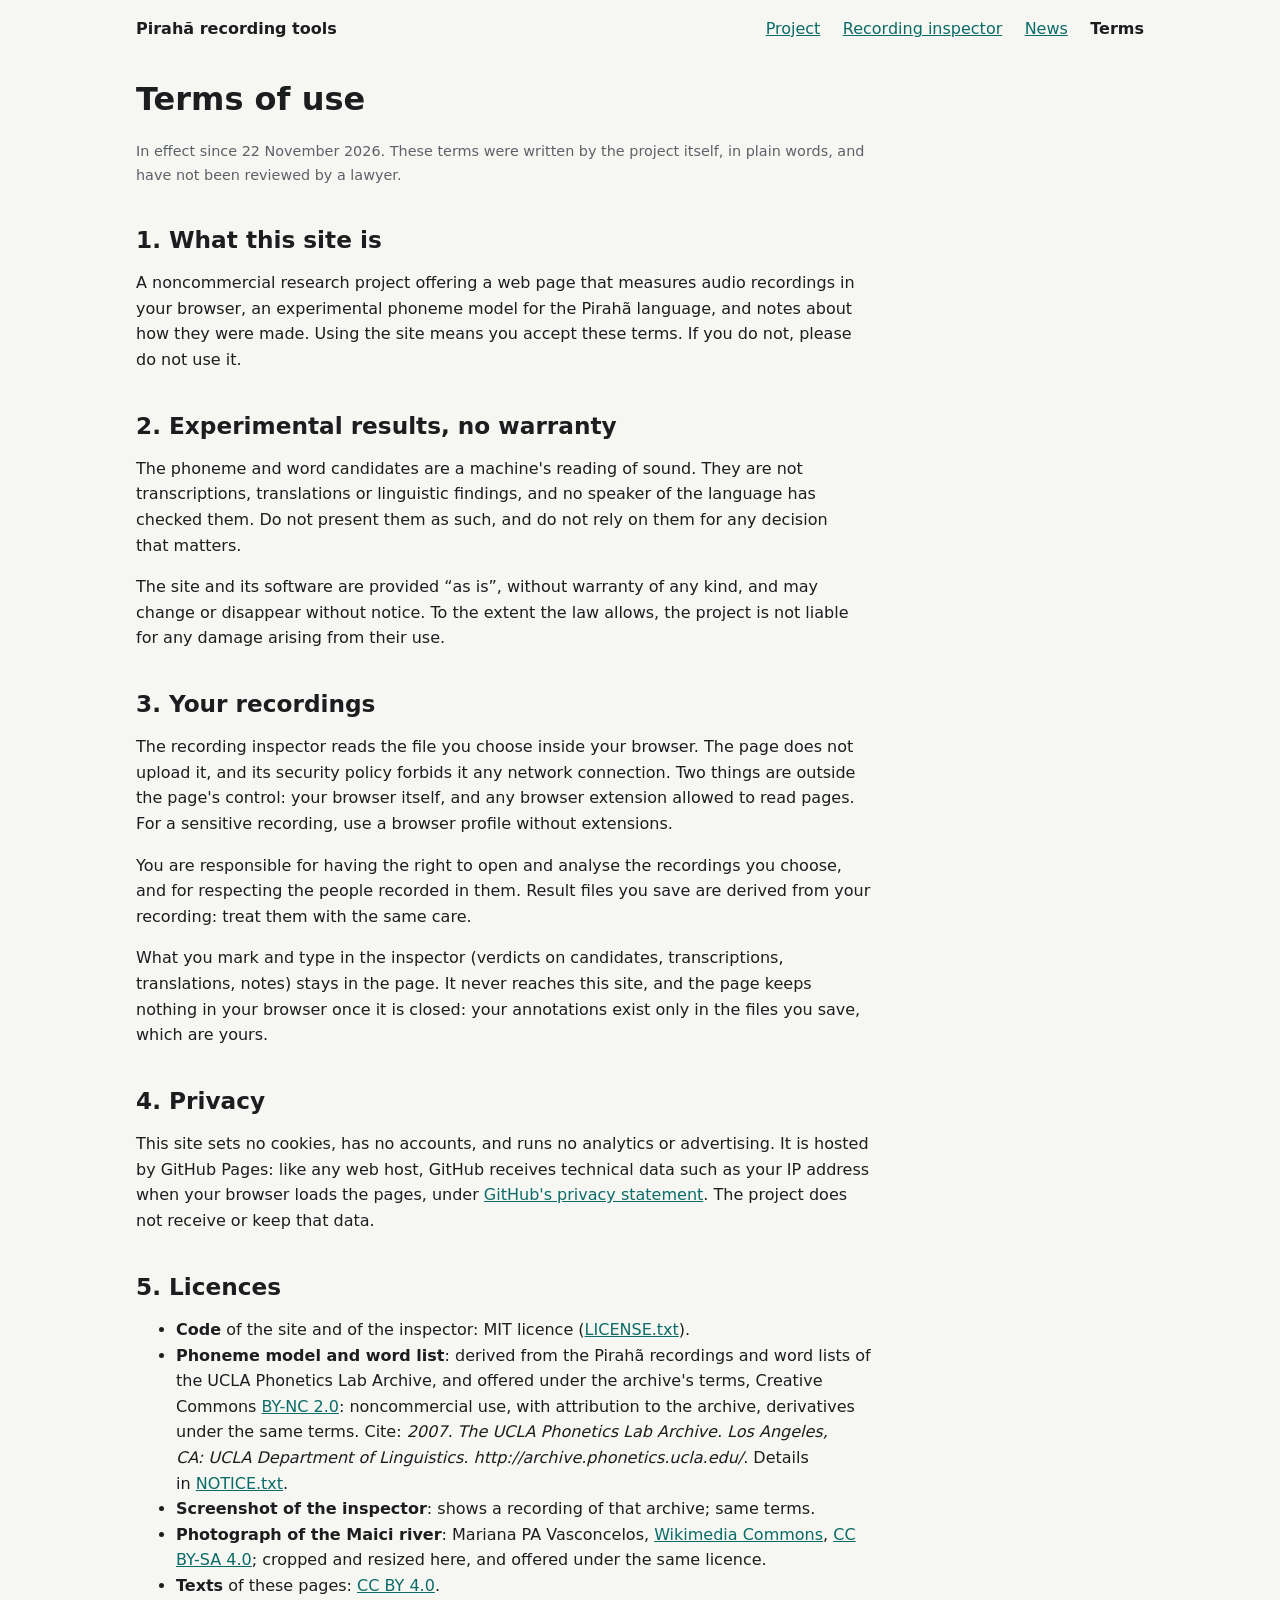
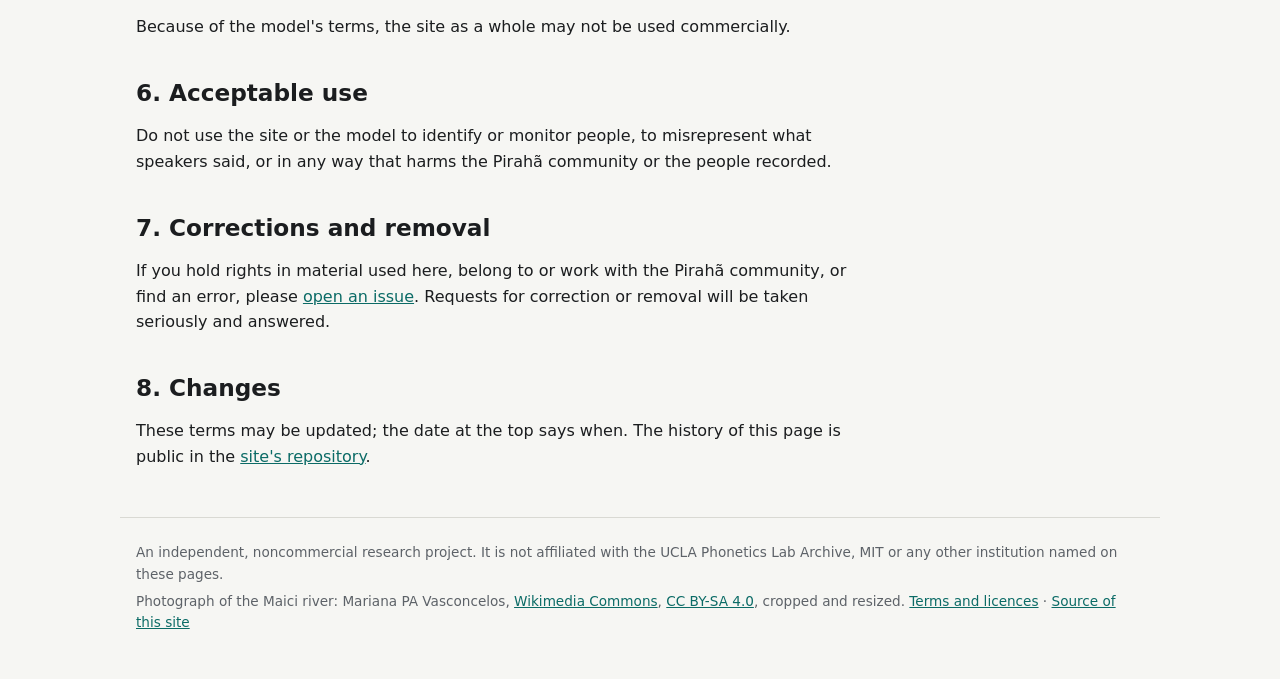
<file: terms.html>
<!doctype html>
<html lang="en">
<head>
<meta charset="utf-8">
<meta http-equiv="Content-Security-Policy" content="default-src 'none'; img-src 'self' data:; style-src 'self'; base-uri 'none'; form-action 'none'">
<meta name="viewport" content="width=device-width, initial-scale=1">
<meta name="referrer" content="no-referrer">
<meta name="description" content="Terms of use, privacy and licences of the Pirahã recording tools site.">
<title>Terms · Pirahã recording tools</title>
<link rel="icon" href="data:,">
<link rel="stylesheet" href="site.css">
</head>
<body>
<nav class="nav" aria-label="Site">
  <a class="name" href="index.html">Pirahã recording tools</a>
  <a href="index.html">Project</a>
  <a href="tool/">Recording inspector</a>
  <a href="news.html">News</a>
  <a href="terms.html" aria-current="page">Terms</a>
</nav>

<main>
<div class="prose">
  <h1>Terms of use</h1>
  <p class="dated">In effect since 22 November 2026. These terms were written by the project itself, in plain
    words, and have not been reviewed by a lawyer.</p>

  <h2>1. What this site is</h2>
  <p>A noncommercial research project offering a web page that measures audio recordings in your browser, an
    experimental phoneme model for the Pirahã language, and notes about how they were made. Using the site means
    you accept these terms. If you do not, please do not use it.</p>

  <h2>2. Experimental results, no warranty</h2>
  <p>The phoneme and word candidates are a machine's reading of sound. They are not transcriptions, translations
    or linguistic findings, and no speaker of the language has checked them. Do not present them as such, and do
    not rely on them for any decision that matters.</p>
  <p>The site and its software are provided “as is”, without warranty of any kind, and may change or disappear
    without notice. To the extent the law allows, the project is not liable for any damage arising from their use.</p>

  <h2>3. Your recordings</h2>
  <p>The recording inspector reads the file you choose inside your browser. The page does not upload it, and its
    security policy forbids it any network connection. Two things are outside the page's control: your browser
    itself, and any browser extension allowed to read pages. For a sensitive recording, use a browser profile
    without extensions.</p>
  <p>You are responsible for having the right to open and analyse the recordings you choose, and for respecting the
    people recorded in them. Result files you save are derived from your recording: treat them with the same care.</p>
  <p>What you mark and type in the inspector (verdicts on candidates, transcriptions, translations, notes) stays
    in the page. It never reaches this site, and the page keeps nothing in your browser once it is closed: your
    annotations exist only in the files you save, which are yours.</p>

  <h2>4. Privacy</h2>
  <p>This site sets no cookies, has no accounts, and runs no analytics or advertising. It is hosted by GitHub
    Pages: like any web host, GitHub receives technical data such as your IP address when your browser loads the
    pages, under <a href="https://docs.github.com/en/site-policy/privacy-policies/github-general-privacy-statement">GitHub's
    privacy statement</a>. The project does not receive or keep that data.</p>

  <h2>5. Licences</h2>
  <ul>
    <li><strong>Code</strong> of the site and of the inspector: MIT licence
      (<a href="LICENSE.txt">LICENSE.txt</a>).</li>
    <li><strong>Phoneme model and word list</strong>: derived from the Pirahã recordings and word lists of the UCLA
      Phonetics Lab Archive, and offered under the archive's terms, Creative Commons
      <a href="https://creativecommons.org/licenses/by-nc/2.0/">BY-NC 2.0</a>: noncommercial use, with attribution
      to the archive, derivatives under the same terms. Cite: <em>2007. The UCLA Phonetics Lab Archive. Los
      Angeles, CA: UCLA Department of Linguistics. http://archive.phonetics.ucla.edu/</em>. Details in
      <a href="NOTICE.txt">NOTICE.txt</a>.</li>
    <li><strong>Screenshot of the inspector</strong>: shows a recording of that archive; same terms.</li>
    <li><strong>Photograph of the Maici river</strong>: Mariana PA Vasconcelos,
      <a href="https://commons.wikimedia.org/wiki/File:Espelho_do_Rio_Maici.jpg">Wikimedia Commons</a>,
      <a href="https://creativecommons.org/licenses/by-sa/4.0/">CC BY-SA 4.0</a>; cropped and resized here, and
      offered under the same licence.</li>
    <li><strong>Texts</strong> of these pages: <a href="https://creativecommons.org/licenses/by/4.0/">CC BY 4.0</a>.</li>
  </ul>
  <p>Because of the model's terms, the site as a whole may not be used commercially.</p>

  <h2>6. Acceptable use</h2>
  <p>Do not use the site or the model to identify or monitor people, to misrepresent what speakers said, or in any
    way that harms the Pirahã community or the people recorded.</p>

  <h2>7. Corrections and removal</h2>
  <p>If you hold rights in material used here, belong to or work with the Pirahã community, or find an error,
    please <a href="https://github.com/smichea/piraha-recording-inspector/issues">open an issue</a>. Requests for
    correction or removal will be taken seriously and answered.</p>

  <h2>8. Changes</h2>
  <p>These terms may be updated; the date at the top says when. The history of this page is public in the
    <a href="https://github.com/smichea/piraha-recording-inspector">site's repository</a>.</p>
</div>
</main>

<footer class="foot">
  <p>An independent, noncommercial research project. It is not affiliated with the UCLA Phonetics Lab Archive, MIT or any
    other institution named on these pages.</p>
  <p>Photograph of the Maici river: Mariana PA Vasconcelos,
    <a href="https://commons.wikimedia.org/wiki/File:Espelho_do_Rio_Maici.jpg">Wikimedia Commons</a>,
    <a href="https://creativecommons.org/licenses/by-sa/4.0/">CC BY-SA 4.0</a>, cropped and resized.
    <a href="terms.html">Terms and licences</a> ·
    <a href="https://github.com/smichea/piraha-recording-inspector">Source of this site</a></p>
</footer>
</body>
</html>
</file>
<file: site.css>
:root {
  color-scheme: light dark;
  --bg: #f6f6f3;
  --panel: #ffffff;
  --ink: #1b1d1f;
  --muted: #5d6268;
  --line: #d9d9d3;
  --accent: #0b6b66;
  --accent-ink: #ffffff;
}

@media (prefers-color-scheme: dark) {
  :root {
    --bg: #14161a;
    --panel: #1c1f24;
    --ink: #e9e9e6;
    --muted: #a2a7ae;
    --line: #33383f;
    --accent: #58c4bc;
    --accent-ink: #06201f;
  }
}

* {
  box-sizing: border-box;
}

body {
  margin: 0;
  background: var(--bg);
  color: var(--ink);
  font: 16px/1.6 system-ui, -apple-system, "Segoe UI", sans-serif;
}

a {
  color: var(--accent);
}

.nav,
main,
.foot {
  max-width: 1040px;
  margin: 0 auto;
  padding: 0 16px;
}

.nav {
  display: flex;
  flex-wrap: wrap;
  align-items: center;
  gap: 0.4rem 1.4rem;
  padding-top: 1rem;
  padding-bottom: 1rem;
}

.nav .name {
  margin-right: auto;
  color: var(--ink);
  font-weight: 700;
  text-decoration: none;
}

.nav a[aria-current="page"] {
  color: var(--ink);
  font-weight: 600;
  text-decoration: none;
}

.hero {
  position: relative;
  overflow: hidden;
  border-radius: 12px;
  background: #1d3b2c;
}

.hero img {
  display: block;
  width: 100%;
  height: min(46vw, 420px);
  min-height: 240px;
  object-fit: cover;
}

.hero-text {
  position: absolute;
  inset: auto 0 0 0;
  padding: 3.5rem 1.5rem 1.4rem;
  background: linear-gradient(to top, rgba(0, 0, 0, 0.78), rgba(0, 0, 0, 0));
  color: #ffffff;
}

.hero-text h1 {
  margin: 0 0 0.3rem;
  font-size: clamp(1.6rem, 4.4vw, 2.6rem);
  line-height: 1.15;
  text-wrap: balance;
}

.hero-text p {
  max-width: 44rem;
  margin: 0;
  font-size: 1.05rem;
}

.credit {
  margin: 0.4rem 0 0;
  color: var(--muted);
  font-size: 0.8rem;
}

h1,
h2,
h3 {
  line-height: 1.25;
  text-wrap: balance;
}

h2 {
  margin: 2.4rem 0 0.6rem;
  font-size: 1.45rem;
}

h3 {
  margin: 1.6rem 0 0.4rem;
  font-size: 1.1rem;
}

.prose {
  max-width: 46rem;
}

.prose p,
.prose li {
  text-wrap: pretty;
}

.lede {
  font-size: 1.15rem;
}

.actions {
  display: flex;
  flex-wrap: wrap;
  gap: 0.7rem;
  margin: 1.4rem 0 0;
}

.button {
  display: inline-block;
  padding: 0.6rem 1.1rem;
  border: 1px solid var(--accent);
  border-radius: 8px;
  background: var(--accent);
  color: var(--accent-ink);
  font-weight: 600;
  text-decoration: none;
}

.button.quiet {
  background: transparent;
  color: var(--accent);
}

.cards {
  display: grid;
  grid-template-columns: repeat(auto-fit, minmax(240px, 1fr));
  gap: 1rem;
  margin-top: 1rem;
}

.card {
  padding: 1rem 1.1rem;
  border: 1px solid var(--line);
  border-radius: 10px;
  background: var(--panel);
}

.card h3 {
  margin-top: 0;
}

.card p {
  margin: 0;
  color: var(--muted);
  font-size: 0.95rem;
}

figure {
  margin: 1.4rem 0;
}

figure img {
  display: block;
  width: 100%;
  height: auto;
  border: 1px solid var(--line);
  border-radius: 10px;
}

figcaption {
  margin-top: 0.5rem;
  color: var(--muted);
  font-size: 0.85rem;
}

.note {
  padding: 0.8rem 1rem;
  border-left: 4px solid var(--accent);
  border-radius: 0 8px 8px 0;
  background: var(--panel);
}

.table-scroll {
  overflow-x: auto;
}

table {
  width: 100%;
  border-collapse: collapse;
  font-size: 0.95rem;
}

th,
td {
  padding: 0.5rem 0.7rem 0.5rem 0;
  border-bottom: 1px solid var(--line);
  text-align: left;
  vertical-align: top;
}

th {
  color: var(--muted);
  font-weight: 600;
}

td:last-child {
  font-variant-numeric: tabular-nums;
}

.dated {
  color: var(--muted);
  font-size: 0.9rem;
}

.news-item {
  padding-bottom: 1rem;
  border-bottom: 1px solid var(--line);
}

code {
  font-family: ui-monospace, "SF Mono", Menlo, Consolas, monospace;
  font-size: 0.9em;
}

.foot {
  margin-top: 3rem;
  padding-top: 1.2rem;
  padding-bottom: 2.5rem;
  border-top: 1px solid var(--line);
  color: var(--muted);
  font-size: 0.85rem;
}

.foot p {
  margin: 0.3rem 0;
}
</file>
<file: tool/style.css>
:root {
  color-scheme: light dark;
  --bg: #f6f6f3;
  --panel: #ffffff;
  --ink: #1b1d1f;
  --muted: #5d6268;
  --line: #d9d9d3;
  --accent: #0b6b66;
  --accent-ink: #ffffff;
  --plot: #fbfbf9;
  --wave: #23708c;
  --activity: #2c7d4f;
  --quiet: #8a8f99;
  --cursor: #c8364a;
  --danger: #a3262f;
  --lane: 56px;
  --spectrogram: 220px;
  --band: 16px;
  --axis: 24px;
  --gutter: 7.5rem;
}

@media (prefers-color-scheme: dark) {
  :root {
    --bg: #14161a;
    --panel: #1c1f24;
    --ink: #e9e9e6;
    --muted: #a2a7ae;
    --line: #33383f;
    --accent: #58c4bc;
    --accent-ink: #06201f;
    --plot: #0f1114;
    --wave: #6cb5d0;
    --activity: #5fbd86;
    --quiet: #7c828d;
    --cursor: #ff7689;
    --danger: #ff8d95;
  }
}

* {
  box-sizing: border-box;
}

[hidden] {
  display: none !important;
}

body {
  margin: 0;
  background: var(--bg);
  color: var(--ink);
  font: 15px/1.5 system-ui, -apple-system, "Segoe UI", sans-serif;
}

.top,
main,
.bottom {
  max-width: 1280px;
  margin: 0 auto;
  padding: 0 1.25rem;
}

.top {
  padding-top: 1.5rem;
}

h1 {
  margin: 0;
  font-size: 1.5rem;
  font-weight: 650;
  letter-spacing: -0.01em;
}

h2 {
  margin: 1.5rem 0 0.75rem;
  font-size: 1.1rem;
  font-weight: 600;
  overflow-wrap: anywhere;
}

h3 {
  margin: 0 0 0.5rem;
  font-size: 0.8rem;
  font-weight: 600;
  letter-spacing: 0.06em;
  text-transform: uppercase;
  color: var(--muted);
}

.lede {
  margin: 0.35rem 0 0;
  max-width: 60rem;
  color: var(--muted);
}

.visually-hidden {
  position: absolute;
  width: 1px;
  height: 1px;
  overflow: hidden;
  clip-path: inset(50%);
  white-space: nowrap;
}

.chooser {
  display: flex;
  flex-wrap: wrap;
  align-items: center;
  gap: 0.75rem;
  margin-top: 1.25rem;
}

.button,
button {
  display: inline-block;
  padding: 0.45rem 0.9rem;
  border: 1px solid var(--line);
  border-radius: 6px;
  background: var(--panel);
  color: var(--ink);
  font: inherit;
  cursor: pointer;
}

.button {
  border-color: var(--accent);
  background: var(--accent);
  color: var(--accent-ink);
  font-weight: 600;
}

.button:hover,
button:hover {
  filter: brightness(1.08);
}

.button:focus-visible,
button:focus-visible,
select:focus-visible,
.plots:focus-visible {
  outline: 2px solid var(--accent);
  outline-offset: 2px;
}

.chooser:focus-within .button {
  outline: 2px solid var(--accent);
  outline-offset: 2px;
}

[data-state="loading"] .button,
[data-state="failed"] .button {
  opacity: 0.5;
  pointer-events: none;
}

.hint,
.status,
.note,
.readout {
  color: var(--muted);
}

.status {
  margin-left: auto;
  font-size: 0.85rem;
}

.progress {
  display: flex;
  align-items: center;
  gap: 0.75rem;
  margin-top: 1rem;
}

.progress progress {
  flex: 1;
  height: 0.6rem;
  accent-color: var(--accent);
}

#progress-text {
  min-width: 13rem;
  font-variant-numeric: tabular-nums;
}

.error {
  margin: 1rem 0 0;
  padding: 0.6rem 0.9rem;
  border: 1px solid var(--danger);
  border-radius: 6px;
  color: var(--danger);
  background: var(--panel);
}

body.dragging {
  outline: 3px dashed var(--accent);
  outline-offset: -8px;
}

/* Timeline: a column of labels and a column of plots sharing one time axis. */
.timeline {
  display: grid;
  grid-template-columns: var(--gutter) minmax(0, 1fr);
  border: 1px solid var(--line);
  border-radius: 8px;
  background: var(--panel);
  overflow: hidden;
}

.labels {
  display: flex;
  flex-direction: column;
  border-right: 1px solid var(--line);
  font-size: 0.78rem;
  color: var(--muted);
}

.labels > div {
  padding: 0 0.6rem;
  border-bottom: 1px solid var(--line);
}

.labels > div:last-child {
  border-bottom: 0;
}

.label-envelope {
  display: flex;
  flex-direction: column;
  padding: 0 !important;
}

.label-envelope span {
  display: flex;
  flex-direction: column;
  justify-content: center;
  height: var(--lane);
  padding: 0 0.6rem;
  line-height: 1.35;
}

.label-envelope small {
  font-size: 0.7rem;
}

.label-spectrogram {
  display: flex;
  flex-direction: column;
  justify-content: center;
  gap: 0.35rem;
  height: var(--spectrogram);
}

.label-spectrogram select {
  max-width: 100%;
  padding: 0.15rem 0.25rem;
  border: 1px solid var(--line);
  border-radius: 4px;
  background: var(--panel);
  color: var(--ink);
  font: inherit;
}

.scale {
  font-size: 0.7rem;
}

.label-bands {
  display: flex;
  flex-direction: column;
  height: calc(2 * var(--band) + 12px);
  justify-content: space-evenly;
  line-height: 1;
}

.label-axis {
  height: var(--axis);
  line-height: var(--axis);
}

.plots {
  position: relative;
  cursor: crosshair;
  background: var(--plot);
}

.plots canvas {
  display: block;
  width: 100%;
  border-bottom: 1px solid var(--line);
}

.plot-envelope {
  height: calc(var(--lane) * var(--channels, 1));
}

.plot-spectrogram {
  height: var(--spectrogram);
}

.plot-bands {
  height: calc(2 * var(--band) + 12px);
}

.plots canvas.plot-axis {
  height: var(--axis);
  border-bottom: 0;
}

.cursor {
  position: absolute;
  top: 0;
  bottom: var(--axis);
  left: 0;
  width: 2px;
  margin-left: -1px;
  background: var(--cursor);
  pointer-events: none;
  will-change: transform;
}

.readout {
  margin: 0.5rem 0;
  min-height: 1.5em;
  font-size: 0.9rem;
  font-variant-numeric: tabular-nums;
}

audio {
  display: block;
  width: 100%;
  margin-bottom: 1.25rem;
}

.summary {
  display: grid;
  grid-template-columns: repeat(auto-fit, minmax(19rem, 1fr));
  gap: 0.9rem;
}

.card,
.exports {
  padding: 0.9rem 1rem;
  border: 1px solid var(--line);
  border-radius: 8px;
  background: var(--panel);
}

.card.wide {
  grid-column: 1 / -1;
}

.card dl {
  display: grid;
  grid-template-columns: max-content minmax(0, 1fr);
  gap: 0.25rem 1rem;
  margin: 0;
}

.card dt {
  color: var(--muted);
}

.card dd {
  margin: 0;
  overflow-wrap: anywhere;
  font-variant-numeric: tabular-nums;
}

.mono {
  font-family: ui-monospace, "SF Mono", Menlo, Consolas, monospace;
  font-size: 0.85em;
}

table {
  width: 100%;
  border-collapse: collapse;
  font-variant-numeric: tabular-nums;
}

th,
td {
  padding: 0.2rem 0.75rem 0.2rem 0;
  text-align: right;
  white-space: nowrap;
}

th:first-child,
td:first-child {
  text-align: left;
}

th {
  border-bottom: 1px solid var(--line);
  color: var(--muted);
  font-weight: 500;
}

.table-scroll {
  overflow-x: auto;
}

.note {
  margin: 0.6rem 0 0;
  font-size: 0.85rem;
}

.exports {
  margin-top: 0.9rem;
}

.export-buttons {
  display: flex;
  flex-wrap: wrap;
  gap: 0.5rem;
}

.export-buttons button {
  font-family: ui-monospace, "SF Mono", Menlo, Consolas, monospace;
  font-size: 0.85rem;
}

main > section > .note:last-child,
#result > .note:last-child {
  margin: 1rem 0 0;
}

.bottom {
  padding-top: 1.5rem;
  padding-bottom: 2rem;
  color: var(--muted);
  font-size: 0.8rem;
}

@media (max-width: 640px) {
  :root {
    --gutter: 5.5rem;
    --spectrogram: 160px;
  }
  .status {
    margin-left: 0;
    width: 100%;
  }
}

/* Phoneme and word candidates: a window of a few seconds. */
:root {
  --word-lane: 46px;
  --letter-lane: 30px;
  --score-lane: 15px;
  --detail-envelope: 48px;
  --pitch-lane: 220px;
}

.phonemes {
  margin-bottom: 1.5rem;
  padding: 1rem;
  border: 1px solid var(--line);
  border-radius: 8px;
  background: var(--panel);
}

.phonemes h3 {
  margin-top: 0;
}

.phonemes > .note:first-of-type {
  margin: 0 0 0.8rem;
}

.tag {
  margin-left: 0.4rem;
  padding: 0.1rem 0.45rem;
  border: 1px solid var(--line);
  border-radius: 999px;
  color: var(--muted);
  font-size: 0.7rem;
  font-weight: 500;
  letter-spacing: 0.03em;
  text-transform: uppercase;
  vertical-align: middle;
}

.detail-tools {
  display: flex;
  flex-wrap: wrap;
  align-items: center;
  gap: 0.4rem;
  margin-bottom: 0.6rem;
}

.detail-tools button {
  min-width: 2.3rem;
  padding: 0.3rem 0.6rem;
}

button:disabled {
  opacity: 0.45;
  cursor: default;
  filter: none;
}

.window-text {
  min-width: 9.5rem;
  padding: 0 0.3rem;
  text-align: center;
  font-size: 0.9rem;
  font-variant-numeric: tabular-nums;
}

#play-window {
  margin-left: auto;
}

.label-words {
  height: var(--word-lane);
  line-height: var(--word-lane);
}

.label-letters {
  height: var(--letter-lane);
  line-height: var(--letter-lane);
}

.label-scores {
  display: flex;
  flex-direction: column;
  height: calc(11 * var(--score-lane));
  padding: 0 !important;
}

.label-scores span {
  height: var(--score-lane);
  padding: 0 0.6rem;
  color: var(--ink);
  font-size: 0.8rem;
  line-height: var(--score-lane);
  text-align: right;
}

.label-detail-envelope {
  height: var(--detail-envelope);
  line-height: var(--detail-envelope);
}

.plot-words {
  height: var(--word-lane);
}

.plot-letters {
  height: var(--letter-lane);
}

.plot-scores {
  height: calc(11 * var(--score-lane));
}

.plot-detail-envelope {
  height: var(--detail-envelope);
}

.label-pitch {
  display: flex;
  flex-direction: column;
  justify-content: center;
  height: var(--pitch-lane);
  line-height: 1.35;
}

.label-pitch small {
  font-size: 0.7rem;
}

.plot-pitch {
  height: var(--pitch-lane);
}

.plots.on-word {
  cursor: pointer;
}

/* The stretch shown in the detail view, on the timeline of the whole recording. */
.window {
  position: absolute;
  top: 0;
  bottom: var(--axis);
  min-width: 3px;
  border: 1px solid var(--accent);
  border-width: 0 1px;
  background: color-mix(in srgb, var(--accent) 16%, transparent);
  pointer-events: none;
}

.word-tools {
  display: flex;
  flex-wrap: wrap;
  align-items: center;
  gap: 0.5rem 0.9rem;
  margin-top: 0.4rem;
  font-size: 0.9rem;
}

.word-tools output {
  display: inline-block;
  min-width: 2.6rem;
  font-variant-numeric: tabular-nums;
  font-weight: 600;
}

.word-tools input[type="range"] {
  width: 12rem;
  accent-color: var(--accent);
}

.word-table {
  flex-basis: 100%;
  max-height: 17rem;
  overflow: auto;
  border: 1px solid var(--line);
  border-radius: 6px;
}

.word-table thead th {
  position: sticky;
  top: 0;
  background: var(--panel);
}

.word-table button {
  padding: 0.1rem 0.5rem;
  font-size: 0.85rem;
  font-variant-numeric: tabular-nums;
}

.word-tools .note {
  flex-basis: 100%;
  margin-top: 0;
}

.phoneme-text {
  font-weight: 600;
}

.about-model {
  margin-top: 0.9rem;
  font-size: 0.9rem;
}

.about-model summary {
  cursor: pointer;
  font-weight: 600;
}

.about-model dl {
  display: grid;
  grid-template-columns: max-content minmax(0, 1fr);
  gap: 0.3rem 1rem;
  margin: 0.7rem 0 0;
}

.about-model dt {
  color: var(--muted);
}

.about-model dd {
  margin: 0;
}

@media (max-width: 640px) {
  :root {
    --pitch-lane: 160px;
  }
  #play-window {
    margin-left: 0;
  }
  .about-model dl {
    grid-template-columns: 1fr;
  }
}

.word-table th,
.word-table td {
  padding-left: 0.6rem;
  text-align: left;
}

.word-table th:last-child,
.word-table td:last-child {
  padding-right: 0.8rem;
  text-align: right;
  font-variant-numeric: tabular-nums;
}

/* Annotations: what a person marks and types. */
.annotations {
  margin: 0.8rem 0;
  padding: 0.7rem 0.8rem;
  border: 1px solid var(--line);
  border-radius: 8px;
}

.annotations h4 {
  margin: 0 0 0.5rem;
  font-size: 0.78rem;
  letter-spacing: 0.06em;
  text-transform: uppercase;
  color: var(--muted);
}

.annotation-tools {
  display: flex;
  flex-wrap: wrap;
  align-items: center;
  gap: 0.4rem 0.6rem;
  margin: 0.4rem 0;
  font-size: 0.9rem;
}

.button-like {
  padding: 0.35rem 0.7rem;
  border: 1px solid var(--line);
  border-radius: 6px;
  background: var(--panel);
  color: var(--ink);
  font-size: 0.9rem;
  cursor: pointer;
}

.annotation-tools:focus-within .button-like {
  outline: 2px solid var(--accent);
  outline-offset: 2px;
}

.unsaved {
  font-weight: 600;
}

.interval-editor {
  display: grid;
  grid-template-columns: repeat(2, minmax(0, 12rem)) auto;
  gap: 0.5rem 0.8rem;
  align-items: end;
  margin: 0.5rem 0;
  font-size: 0.9rem;
}

.interval-editor .wide {
  grid-column: 1 / 3;
}

.interval-editor input[type="text"],
.interval-editor input[type="number"] {
  padding: 0.3rem 0.4rem;
  border: 1px solid var(--line);
  border-radius: 4px;
  background: var(--panel);
  color: var(--ink);
  font: inherit;
}

.interval-editor input[type="text"] {
  display: block;
  width: 100%;
}

.interval-editor input[type="number"] {
  width: 6.5rem;
}

.inline {
  display: inline-flex;
  align-items: center;
  gap: 0.3rem;
  font-size: 0.9rem;
}

.inline select {
  padding: 0.15rem 0.25rem;
  border: 1px solid var(--line);
  border-radius: 4px;
  background: var(--panel);
  color: var(--ink);
  font: inherit;
}

td.verdict {
  white-space: nowrap;
}

td.verdict button {
  min-width: 1.9rem;
  margin-right: 0.2rem;
  padding: 0.1rem 0.4rem;
}

td.verdict button[aria-pressed="true"] {
  border-color: var(--accent);
  background: var(--accent);
  color: var(--accent-ink);
}

/* The stretch selected in the detail view. */
.selection {
  position: absolute;
  top: 0;
  bottom: var(--axis);
  border: 1px dashed var(--ink);
  border-width: 0 1px;
  background: color-mix(in srgb, var(--ink) 10%, transparent);
  pointer-events: none;
}

@media (max-width: 640px) {
  .interval-editor {
    grid-template-columns: 1fr;
  }
  .interval-editor .wide {
    grid-column: 1;
  }
}
</file>
